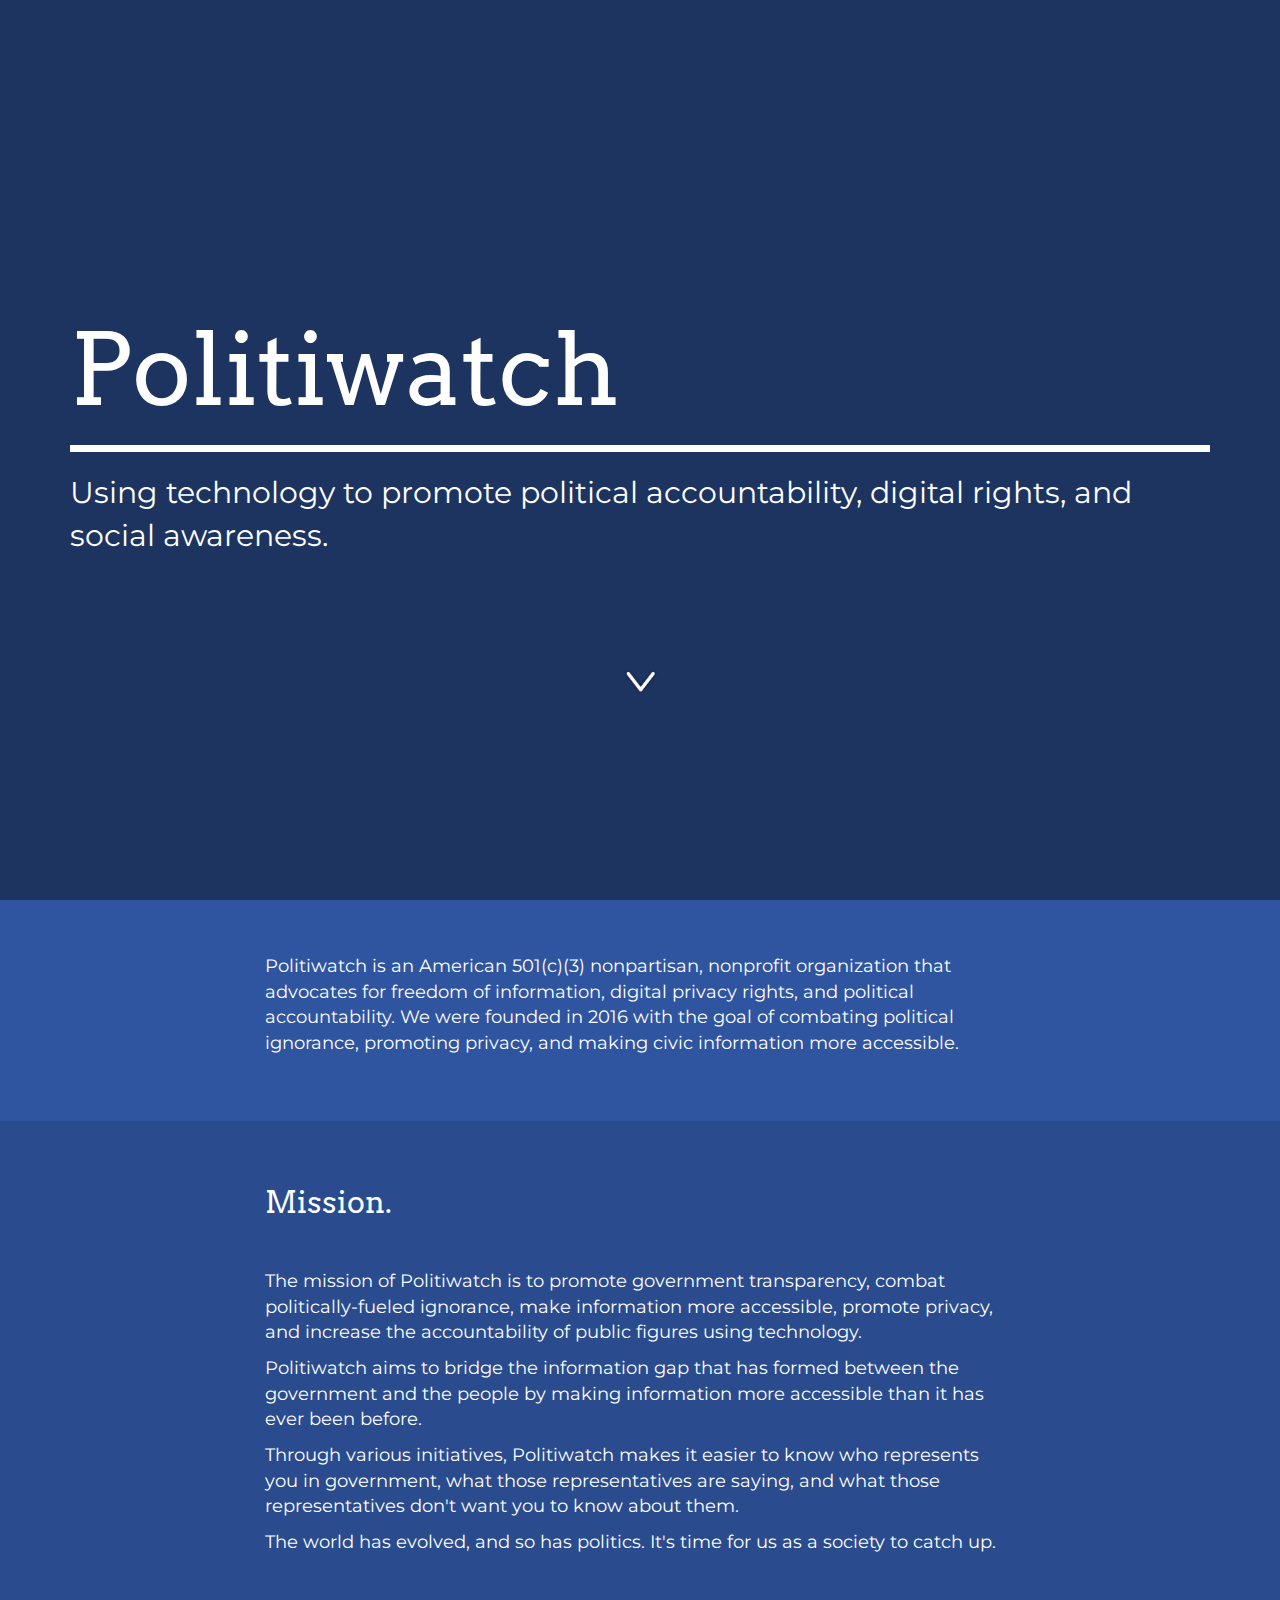
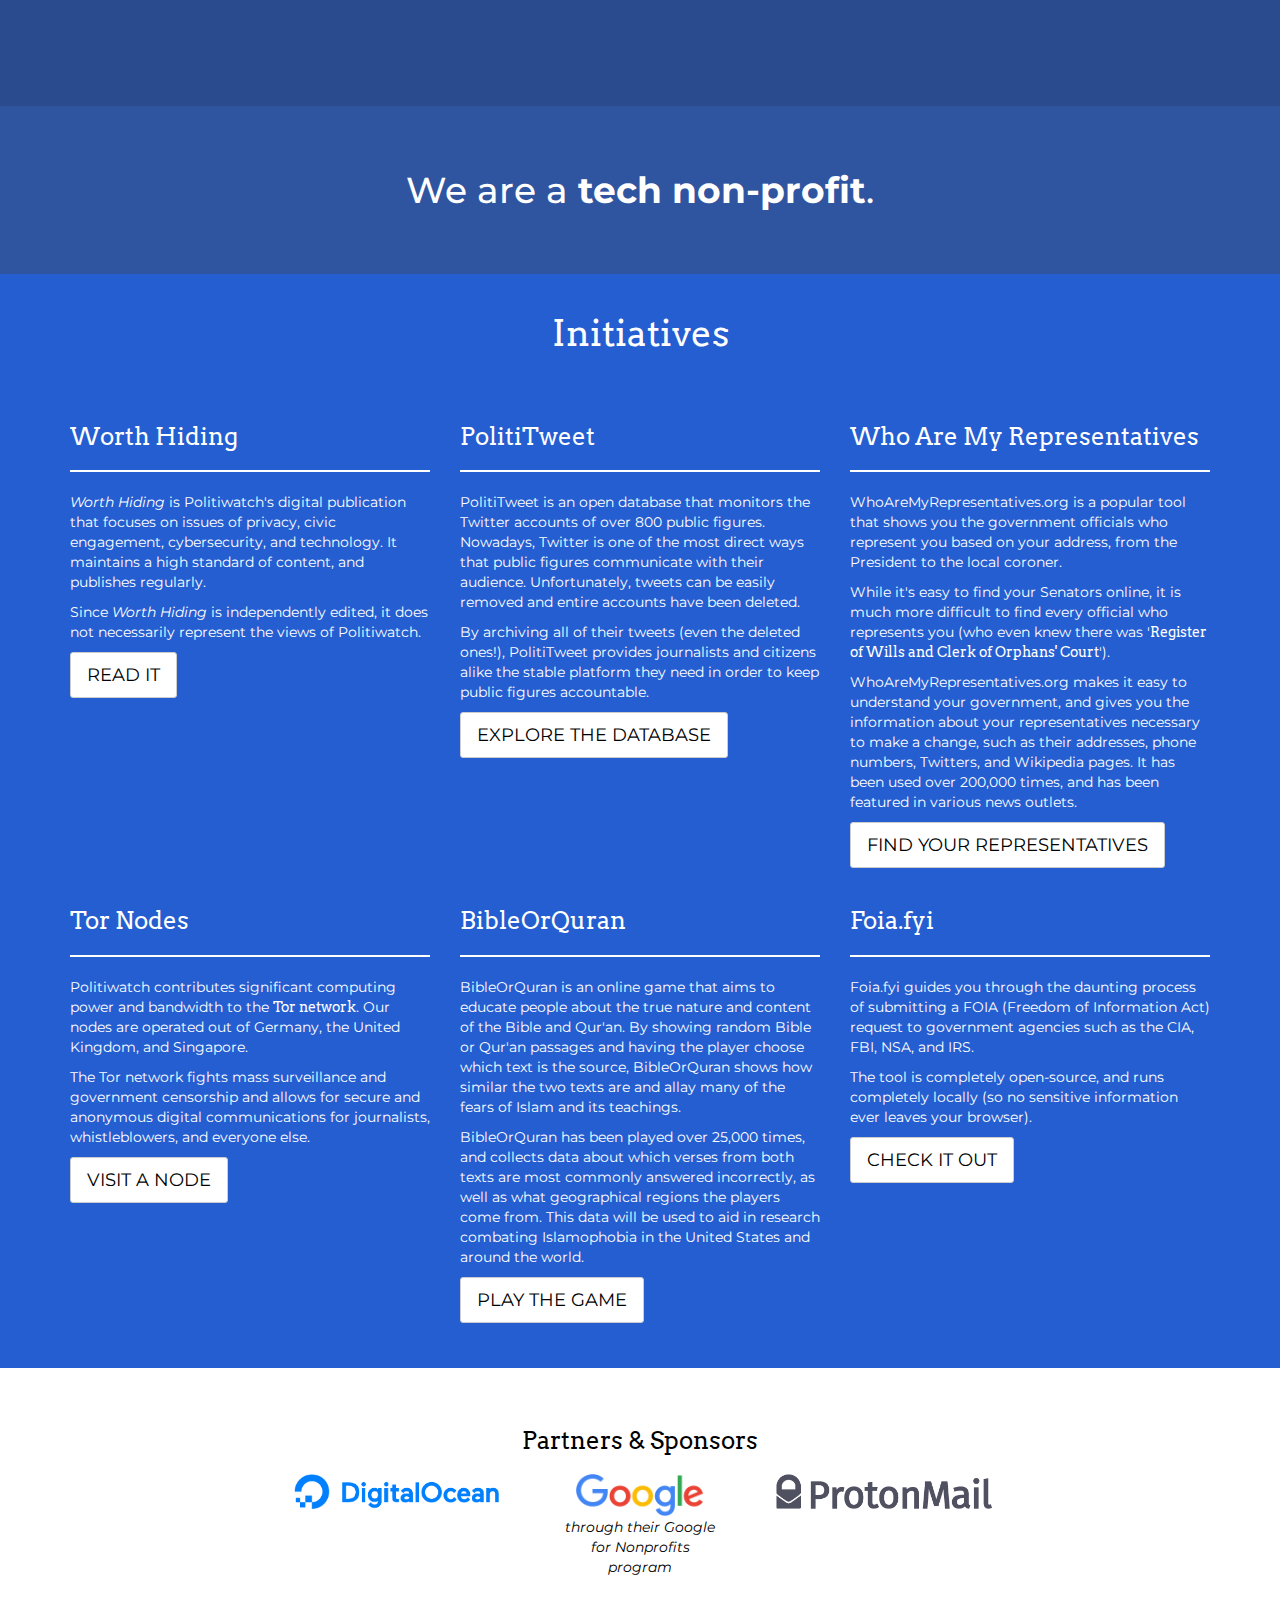
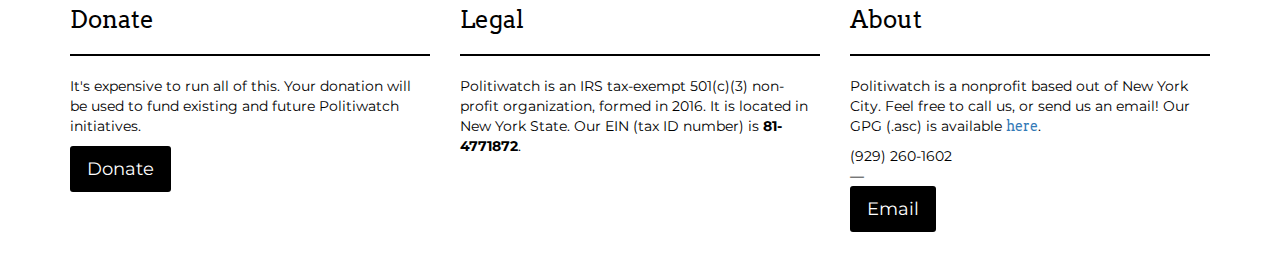
<file: old.html>
<!DOCTYPE html>
<html>
<head>
  <script
  src = "https://code.jquery.com/jquery-3.1.1.min.js"
  integrity = "sha256-hVVnYaiADRTO2PzUGmuLJr8BLUSjGIZsDYGmIJLv2b8="
  crossorigin = "anonymous"></script>
  <link href="https://fonts.googleapis.com/css?family=Arvo|Montserrat" rel="stylesheet">
  <link rel="icon"
  type="image/png"
  href="static/assets/icon.png">
  <meta name="viewport" content="width=device-width, initial-scale=1.0">
  <link rel="stylesheet" href="https://maxcdn.bootstrapcdn.com/bootstrap/3.3.7/css/bootstrap.min.css" integrity="sha384-BVYiiSIFeK1dGmJRAkycuHAHRg32OmUcww7on3RYdg4Va+PmSTsz/K68vbdEjh4u" crossorigin="anonymous">
  <script src="https://maxcdn.bootstrapcdn.com/bootstrap/3.3.7/js/bootstrap.min.js" integrity="sha384-Tc5IQib027qvyjSMfHjOMaLkfuWVxZxUPnCJA7l2mCWNIpG9mGCD8wGNIcPD7Txa" crossorigin="anonymous"></script>
  <link rel="stylesheet" href="css/index.css">
  <title>Politiwatch: a tech non-profit</title>

  <meta property="og:type" content="website" />
  <meta property="og:description"
    content="Politiwatch is a nonprofit that uses technology to promote political accountbility and social awareness." />
  <meta property="og:locale" content="en_US" />
  <meta property="og:site_name" content="Politiwatch" />

  <script>
  	function donateToggle(){
  		$("#donate").slideToggle();
  	}
  </script>

</head>
<body>
  <div class="page1 page">
    <div class="container">
      <div class="hidden-md hidden-lg">
        <div class="header"></div>
        <h1>Politiwatch</h1>
        <hr class="thick">
        <p>
          Using technology to promote political accountability, digital rights, and social awareness.
        </p>
      </div>
      <div class="hidden-xs hidden-sm">
        <h1 class="header">Politiwatch</h1>
        <hr class="thick">
        <p class="header-sub">
          Using technology to promote political accountability, digital rights, and social awareness.
        </p>
      </div>
    </div>
    <center><img src="static/assets/down.png" style="height: 5vh;" class="down-arrow"></center>
  </div>
  <div class="page-insert">
	  <div class="container">
		  <div class="row">
			<div class="col-md-2"></div>
			<div class="col-md-8">
			  <p class="bigger">
				Politiwatch is an American 501(c)(3) nonpartisan, nonprofit organization that advocates for freedom of information, digital privacy rights, and political accountability. We were founded in 2016 with the goal of combating political ignorance, promoting privacy, and making civic information more accessible.
			  </p>
			</div>
			<div class="col-md-2"></div>
		  </div>
		</div>
  </div>
  <div class="page2">
    <div class="container">
      <div class="row">
        <div class="col-md-2"></div>
        <div class="col-md-8" style="padding-top: 5vh;">
          <h2>Mission.</h2><br><br>
          <p class="bigger">
            The mission of Politiwatch is to promote government transparency, combat politically-fueled ignorance, make information more accessible, promote privacy, and increase the accountability of public figures using technology.
          </p>
          <p class="bigger">
            Politiwatch aims to bridge the information gap that has formed between the government and the people by making information more accessible than it has ever been before.
          </p>
          <p class="bigger">
            Through various initiatives, Politiwatch makes it easier to know who represents you in government, what those representatives are saying, and what those representatives don't want you to know about them.
          </p>
          <p class="bigger">
            The world has evolved, and so has politics. It's time for us as a society to catch up.
          </p><br><br>
        </div>
        <div class="col-md-2"></div>
      </div>
    </div>
  </div>
  <div class="interjection">
    <center><h1><p>We are a <strong>tech non-profit</strong>.</p></h1></center>
  </div>
  <div class="page3 page">
    <div class="container">
      <br><center><h1>Initiatives</h1></center><br><br>
      <div class="row">
	<div class="col-md-4">
          <h3>Worth Hiding</h3>
          <hr class="thin hidden-sm hidden-xs">
          <p>
            <i>Worth Hiding</i> is Politiwatch's digital publication that focuses on issues of privacy, civic engagement, cybersecurity, and technology. It maintains a high standard of content, and publishes regularly.
          </p>
          <p>
          	Since <i>Worth Hiding</i> is independently edited, it does not necessarily represent the views of Politiwatch.
          </p>
          <a class="btn btn-default btn-lg btn-white" style="background-color: white;" href="https://worthhiding.com">READ IT</a>
          <hr class="thin hidden-md hidden-lg">
        </div>
        <div class="col-md-4 focus">
          <h3>PolitiTweet</h3>
          <hr class="thin hidden-sm hidden-xs">
          <p>
            PolitiTweet is an open database that monitors the Twitter accounts of over 800 public figures. Nowadays, Twitter is one of the most direct ways that public figures communicate with their audience. Unfortunately, tweets can be easily removed and entire accounts have been deleted.
          </p>
          <p>
            By archiving all of their tweets (even the deleted ones!), PolitiTweet provides journalists and citizens alike the stable platform they need in order to keep public figures accountable.
          </p>
          <a class="btn btn-default btn-lg btn-white" style="background-color: white;" href="https://polititweet.org">EXPLORE THE DATABASE</a>
          <hr class="thin hidden-md hidden-lg">
        </div>
        <div class="col-md-4">
          <h3>Who Are My Representatives</h3>
          <hr class="thin hidden-sm hidden-xs">
          <p>
            WhoAreMyRepresentatives.org is a popular tool that shows you the government officials who represent you based on your address, from the President to the local coroner.
          </p>
          <p>
            While it's easy to find your Senators online, it is much more difficult to find every official who represents you (who even knew there was '<a style="color: white;" href="https://whoaremyrepresentatives.org/representatives?address=10+Main+Street+Wyoming&zip=99649">Register of Wills and Clerk of Orphans' Court</a>').
          </p>
          <p>
            WhoAreMyRepresentatives.org makes it easy to understand your government, and gives you the information about your representatives necessary to make a change, such as their addresses, phone numbers, Twitters, and Wikipedia pages. It has been used over 200,000 times, and has been featured in various news outlets.
          </p>
          <a class="btn btn-default btn-lg btn-white" style="background-color: white;" href="https://whoaremyrepresentatives.org">FIND YOUR REPRESENTATIVES</a><br><br>
        </div>
      </div>
      <div class="row">
        <div class="col-md-4 focus">
          <h3>Tor Nodes</h3>
          <hr class="thin hidden-sm hidden-xs">
          <p>
            Politiwatch contributes significant computing power and bandwidth to the <a style="color: white;" href="https://torproject.org">Tor network</a>. Our nodes are operated out of Germany, the United Kingdom, and Singapore.
          </p>
          <p>
            The Tor network fights mass surveillance and government censorship and allows for secure and anonymous digital communications for journalists, whistleblowers, and everyone else.
          </p>
          <a class="btn btn-default btn-lg btn-white" style="background-color: white;" href="http://singapore1.tor.politiwatch.org">VISIT A NODE</a>
          <hr class="thin hidden-md hidden-lg">
        </div>
        <div class="col-md-4">
          <h3>BibleOrQuran</h3>
          <hr class="thin hidden-sm hidden-xs">
          <p>
            BibleOrQuran is an online game that aims to educate people about the true nature and content of the Bible and Qur'an. By showing random Bible or Qur'an passages and having the player choose which text is the source, BibleOrQuran shows how similar the two texts are and allay many of the fears of Islam and its teachings.
          </p>
          <p>
            BibleOrQuran has been played over 25,000 times, and collects data about which verses from both texts are most commonly answered incorrectly, as well as what geographical regions the players come from. This data will be used to aid in research combating Islamophobia in the United States and around the world.
          </p>
          <a class="btn btn-default btn-lg btn-white" style="background-color: white;" href="https://bibleorquran.org">PLAY THE GAME</a>
          <hr class="thin hidden-md hidden-lg">
        </div>
        <div class="col-md-4">
          <h3>Foia.fyi</h3>
          <hr class="thin hidden-sm hidden-xs">
          <p>
            Foia.fyi guides you through the daunting process of submitting a FOIA (Freedom of Information Act) request to government agencies such as the CIA, FBI, NSA, and IRS.
          </p>
          <p>
            The tool is completely open-source, and runs completely locally (so no sensitive information ever leaves your browser).
          </p>
          <a class="btn btn-default btn-lg btn-white" style="background-color: white;" href="https://foia.fyi">CHECK IT OUT</a><br><br>
        </div>
      </div>
    </div>
  </div>
  <div class="white mini">
    <div class="container">
    <div class="row">
    <center>
    	<br><br><h3 class="inverse">Partners & Sponsors</h3>
    </center>
    <center>
    <div class="col-md-2"></div>
    <div class="col-md-3">
              	<a href="https://digitalocean.com"><img class="sponsor" src="static/assets/digitalocean-color.png" style="height: 35px;"></img></a>
    </div>
    <div class="col-md-2">
                <a href="http://google.org"><img class="sponsor" src="static/assets/google-color.png" style="height: 43px;"></img></a>
	    <center><p class="inverse"><i>through their Google for Nonprofits program</i></p></center>
    </div>
    <div class="col-md-3">
              	<a href="https://protonmail.com"><img class="sponsor" src="static/assets/protonmail.png" style="height: 35px;"></img></a>
    </div>
    <div class="col-md-2"></div>
    		<hr class="inverse inverse-hr" style="width: inherit;">
    </center><br><br>
    <br>
    </div>
      <div class="row">
        <div class="col-md-4">
          <h3 class="inverse">Donate</h3>
          <hr class="inverse inverse-hr">
          <p class="inverse">It's expensive to run all of this. Your donation will be used to fund existing and future Politiwatch initiatives.</p>
          <div id="donate" style="display: none;">
          	<hr class="inverse inverse-hr">
          	<p class="inverse">PayPal is coming soon. In the meantime, we accept donations via BitCoin. Our address is: <br><strong>1P51fv9fEwa7SyMY36qwJrVEFAtE2KW6Ce</strong></p><br><br>
          </div>
          <button class="btn btn-lg btn-black" onclick="donateToggle()">Donate</button>
        </div>
        <div class="col-md-4">
        <h3 class="inverse">Legal</h3>
          <hr class="inverse inverse-hr">
          <p class="inverse">
            Politiwatch is an IRS tax-exempt 501(c)(3) non-profit organization, formed in 2016. It is located in New York State. Our EIN (tax ID number) is <strong>81-4771872</strong>.
          </p>
        </div>
        <div class="col-md-4">
          <h3 class="inverse">About</h3>
          <hr class="inverse inverse-hr">
          <p class="inverse">
          Politiwatch is a nonprofit based out of New York City. Feel free to call us, or send us an email! Our GPG (.asc) is available <a href="https://politiwatch.org/static/PolitiwatchPublicKey.asc">here</a>.
          </p>
          <p class="inverse">
            (929) 260-1602<br>
            &mdash;<br>
            <a href="mailto:secure@politiwatch.org" class="btn btn-lg btn-black">Email</a>
          </p>
        </div>
      </div>
    </div>
  </div>
  <script src="//static.getclicky.com/js" type="text/javascript"></script>
  <script type="text/javascript">try{ clicky.init(101007365); }catch(e){}</script>
  <noscript><p><img alt="Clicky" width="1" height="1" src="//in.getclicky.com/101007365ns.gif" /></p></noscript>
<!-- Piwik -->
<script type="text/javascript">
  var _paq = _paq || [];
  /* tracker methods like "setCustomDimension" should be called before "trackPageView" */
  _paq.push(['trackPageView']);
  _paq.push(['enableLinkTracking']);
  (function() {
    var u="//analytics.rmrm.io/";
    _paq.push(['setTrackerUrl', u+'piwik.php']);
    _paq.push(['setSiteId', '5']);
    var d=document, g=d.createElement('script'), s=d.getElementsByTagName('script')[0];
    g.type='text/javascript'; g.async=true; g.defer=true; g.src=u+'piwik.js'; s.parentNode.insertBefore(g,s);
  })();
</script>
<noscript><p><img src="//analytics.rmrm.io/piwik.php?idsite=5&rec=1" style="border:0;" alt="" /></p></noscript>
<!-- End Piwik Code -->
</body>
</html>
</file>
<file: css/index.css>
/* Styles for the old website */

body{
  background-color: #1D3461;
}
h1, h2, h3, h4, h5, h6, p{
  color: white;
}
h1, h2, h3, h4, h5, h6, a, button{
  font-family: "Arvo", serif;
}
p{
  font-family: "Montserrat";
}
.inverse{
  color: black;
}
.inverse-hr{
  border: none;
  height: 2px;
  /* Set the hr color */
  color: black; /* old IE */
  background-color: black; /* Modern Browsers */
}
.hr-thick{
  border: none;
  height: 6px;
  /* Set the hr color */
  color: black; /* old IE */
  background-color: black; /* Modern Browsers */
}
.btn{
  border-radius: 3px;
}
.btn-black{
  background-color: black;
  color: white;
  font-family: "Montserrat", sans-serif;
}
.btn-white{
  background-color: white;
  color: black;
  font-family: "Montserrat", sans-serif;
}
.sponsor{
	height: 100px;
} 
.header {
  margin-top: 35vh;
  font-size: 100px;
}
.header-sub{
  font-size: 30px;
}
.thick {
    border: none;
    height: 7px;
    /* Set the hr color */
    color: white; /* old IE */
    background-color: white; /* Modern Browsers */
}
.thin {
    border: none;
    height: 2px;
    /* Set the hr color */
    color: white; /* old IE */
    background-color: white; /* Modern Browsers */
}
.negative{
  height: 10px;
}
.mini{
  min-height: 20vh;
  padding-bottom: 2vh;
}
.bigger{
  font-size: 18px;
}
.page1{
  background-color: #1D3461;
  height: 100vh;
  width: 100%;
}
@media screen
  and (device-width: 601px)
  and (device-height: 906px)
  and (-webkit-min-device-pixel-ratio: 1.331)
  and (-webkit-max-device-pixel-ratio: 1.332)
  and (orientation: landscape) {
    .focus{
      background-color: #1F4EAD; border-radius: 3px; padding-bottom: 3vh;
    }
}

.down-arrow{
  margin-top: 10vh;
}
.interjection{
  background-color: #3055A0;
  padding-bottom: 6vh;
  padding-top: 5vh;
  width: 100%;
}
.page-insert{
  background-color: #3055A0;
  padding-bottom: 6vh;
  padding-top: 6vh;
  width: 100%;
}
.page2{
  background-color: #2A4C8E;
  min-height: 65vh;
  padding-bottom: 5vh;
  width: 100%;
}
.page3{
  background-color: #255ED1;
  min-height: 90vh;
  padding-bottom: 5vh;
  width: 100%;
}
.white{
  background-color: #FFFFFF;
}
</file>
